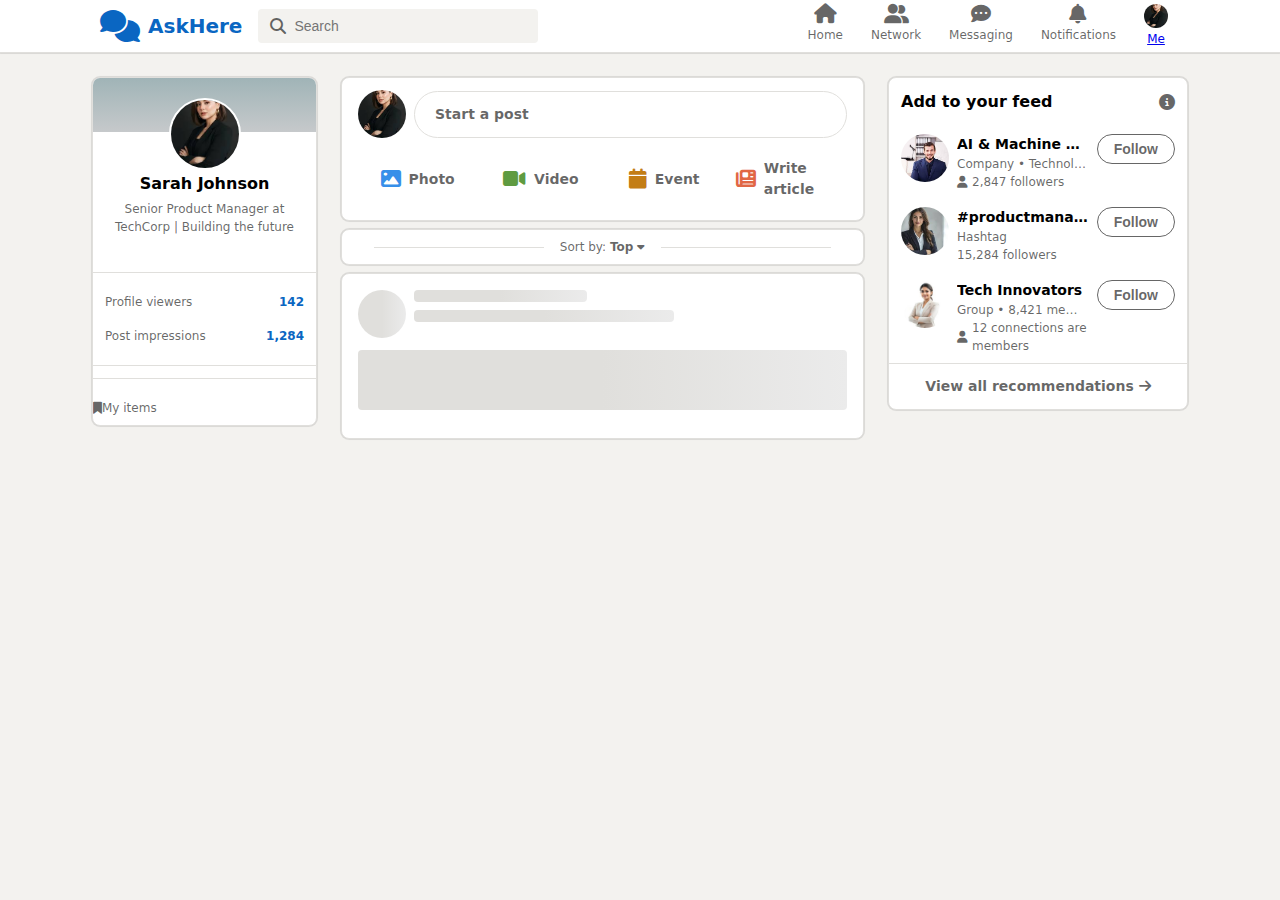
<file: feed.html>
<!DOCTYPE html>
<html lang="en">
<head>
    <meta charset="UTF-8">
    <meta name="viewport" content="width=device-width, initial-scale=1.0">
    <title>Feed | AskHere</title>
    <link rel="stylesheet" href="https://cdnjs.cloudflare.com/ajax/libs/font-awesome/6.4.0/css/all.min.css">
    <link rel="stylesheet" href="feed.css">
</head>
<body>
    <!-- Top Navigation -->
    <nav class="navbar">
        <div class="navbar-container">
            <a href="#" class="navbar-logo">
                <i class="fas fa-comments"></i>
                <span>AskHere</span>
            </a>
            <div class="navbar-search">
                <i class="fas fa-search"></i>
                <input type="text" placeholder="Search">
            </div>
            <div class="navbar-nav">
                <a class="nav-item" href="feed.html">
                    <i class="fas fa-home"></i>
                    <span>Home</span> </a>
                    <a class="nav-item" href="network.html">
                    <i class="fas fa-user-friends"></i>
                    <span>Network</span></a>
                    <a class="nav-item" href="message.html">
                    <i class="fas fa-comment-dots"></i>
                    <span>Messaging</span></a>
                    <a class="nav-item" href="notification.html">
                    <i class="fas fa-bell"></i>
                    <span>Notifications</span></a>
                <div class="nav-item">
                    <img src="women2.jfif" alt="Profile" class="nav-profile-img">
                    <a href="profile.html">
                    <span>Me</span></a>
                    
                </div>
            </div>
        </div>
    </nav>
    <!-- Main Container -->
    <div class="main-container">
        <!-- Left Sidebar -->
        <aside class="left-sidebar">
            <div class="card profile-card">
                <div class="profile-header">
                    <div class="profile-img-wrapper">
                        <img src="women2.jfif" alt="Profile" class="profile-img">
                    </div>
                </div>
                <div class="profile-info">
                    <div class="profile-name">Sarah Johnson</div>
                    <div class="profile-headline">Senior Product Manager at TechCorp | Building the future</div>
                </div>
                <div class="profile-divider"></div>
                <div class="profile-stats">
                    <div class="profile-stat">
                        <span class="profile-stat-label">Profile viewers</span>
                        <span class="profile-stat-value">142</span>
                    </div>
                    <div class="profile-stat">
                        <span class="profile-stat-label">Post impressions</span>
                        <span class="profile-stat-value">1,284</span>
                    </div>
                </div>
                <div class="profile-divider"></div>
                <div class="profile-divider"></div>
                <div class="profile-stat">
                    <i class="fas fa-bookmark"></i>
                    <span class="profile-stat-label">My items</span>
                </div>
            </div>
        </aside>

        <!-- Center Feed -->
        <main class="feed-column">
            <!-- Create Post -->
            <div class="card create-post-card">
                <div class="create-post-input">
                    <img src="women2.jfif" alt="Profile" class="create-post-img">
                    <div class="create-post-textarea">Start a post</div>
                </div>
                <div class="create-post-actions">
                    <div class="create-post-action photo">
                        <i class="fas fa-image"></i>
                        <span>Photo</span>
                    </div>
                    <div class="create-post-action video">
                        <i class="fas fa-video"></i>
                        <span>Video</span>
                    </div>
                    <div class="create-post-action event">
                        <i class="fas fa-calendar"></i>
                        <span>Event</span>
                    </div>
                    <div class="create-post-action article">
                        <i class="fas fa-newspaper"></i>
                        <span>Write article</span>
                    </div>
                </div>
            </div>

            <!-- Sort -->
            <div class="card sort-posts">
                <div class="sort-divider"></div>
                <div class="sort-text">Sort by: <strong>Top</strong> <i class="fas fa-caret-down"></i></div>
                <div class="sort-divider"></div>
            </div>

            <!-- Posts Feed -->
            <div id="postsContainer">
                <!-- Skeleton Loading -->
                <div class="card skeleton-post post-card">
                    <div class="skeleton-header">
                        <div class="skeleton skeleton-avatar"></div>
                        <div class="skeleton-info">
                            <div class="skeleton skeleton-line" style="width: 40%;"></div>
                            <div class="skeleton skeleton-line short"></div>
                        </div>
                    </div>
                    <div class="skeleton skeleton-content"></div>
                </div>
            </div>
        </main>

        <!-- Right Sidebar -->
        <aside class="right-sidebar">
            <!-- Add to Feed -->
            <div class="card suggestions-card">
                <div class="suggestions-header">
                    <div class="suggestions-title">Add to your feed</div>
                    <i class="fas fa-info-circle suggestions-info"></i>
                </div>

                <div class="suggestion-item">
                    <img src="men2.jfif" alt="Profile" class="suggestion-img">
                    <div class="suggestion-info">
                        <div class="suggestion-name">AI & Machine Learning</div>
                        <div class="suggestion-headline">Company • Technology</div>
                        <div class="suggestion-mutual">
                            <i class="fas fa-user"></i>
                            2,847 followers
                        </div>
                    </div>
                    <button class="follow-btn">Follow</button>
                </div>

                <div class="suggestion-item">
                    <img src="women1.jfif" alt="Profile" class="suggestion-img">
                    <div class="suggestion-info">
                        <div class="suggestion-name">#productmanagement</div>
                        <div class="suggestion-headline">Hashtag</div>
                        <div class="suggestion-mutual">
                            15,284 followers
                        </div>
                    </div>
                    <button class="follow-btn">Follow</button>
                </div>

                <div class="suggestion-item">
                    <img src="women3.jfif" alt="Profile" class="suggestion-img">
                    <div class="suggestion-info">
                        <div class="suggestion-name">Tech Innovators</div>
                        <div class="suggestion-headline">Group • 8,421 members</div>
                        <div class="suggestion-mutual">
                            <i class="fas fa-user"></i>
                            12 connections are members
                        </div>
                    </div>
                    <button class="follow-btn">Follow</button>
                </div>

                <div class="view-all">View all recommendations <i class="fas fa-arrow-right"></i></div>
            </div>
        </aside>
    </div>

    <!-- Mobile Bottom Navigation -->
    <div class="mobile-nav">
        <div class="mobile-nav-items">
            <div class="mobile-nav-item active">
                <i class="fas fa-home"></i>
                <span>Home</span>
            </div>
            <div class="mobile-nav-item">
                <i class="fas fa-user-friends"></i>
                <span>Network</span>
            </div>
            <div class="mobile-nav-item">
                <i class="fas fa-plus-square"></i>
                <span>Post</span>
            </div>
            <div class="mobile-nav-item">
                <i class="fas fa-bell"></i>
                <span>Notifications</span>
            </div>
            <div class="mobile-nav-item">
                <i class="fas fa-briefcase"></i>
                <span>Jobs</span>
            </div>
        </div>
    </div>
        <script src="feed.js"></script>
</body>
</html>
</file>
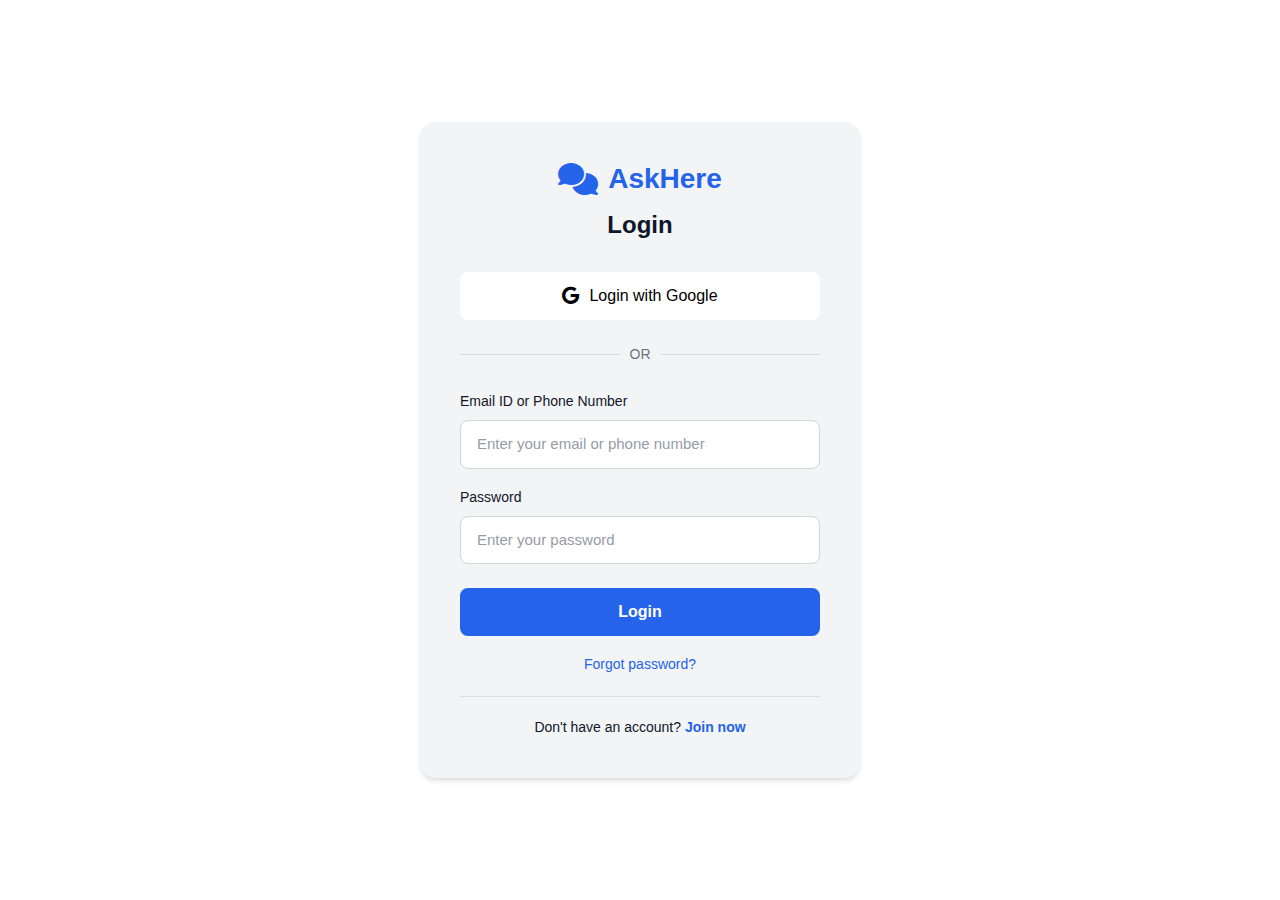
<file: login.html>
<!DOCTYPE html>
<html lang="en">
<head>
    <meta charset="UTF-8">
    <meta name="viewport" content="width=device-width, initial-scale=1.0">
    <title>AskHere - Login</title>
    
    <!-- Bootstrap 5 CSS -->
    <link href="https://cdn.jsdelivr.net/npm/bootstrap@5.3.0/dist/css/bootstrap.min.css" rel="stylesheet">
    
    <!-- Font Awesome -->
    <link rel="stylesheet" href="https://cdnjs.cloudflare.com/ajax/libs/font-awesome/6.4.0/css/all.min.css">
    <link rel="stylesheet" href="login.css">
</head>
<body>
    <div class="login-container">
        <div class="login-card">
            <div class="brand-header">
                <div class="brand-logo">
                    <i class="fas fa-comments"></i>
                    <h1 class="brand-name">AskHere</h1>
                </div>
                <h2 class="login-heading">Login</h2>
            </div>

            <button class="google-login-btn" id="googleLoginBtn">
                <i class="fab fa-google"></i>
                Login with Google
            </button>

            <div class="divider">
                <span>OR</span>
            </div>

            <form id="loginForm">
                <div class="mb-3">
                    <label for="emailPhone" class="form-label">Email ID or Phone Number</label>
                    <input 
                        type="text" 
                        class="form-control" 
                        id="emailPhone" 
                        placeholder="Enter your email or phone number"
                        required
                    >
                </div>

                <div class="mb-3">
                    <label for="password" class="form-label">Password</label>
                    <input 
                        type="password" 
                        class="form-control" 
                        id="password" 
                        placeholder="Enter your password"
                        required
                    >
                </div>
               <a class="#" href="feed.html"><button type="submit" class="login-btn">Login</button></a>
                <div class="forgot-password">
                    <a href="#" id="forgotPasswordLink">Forgot password?</a>
                </div>
                <div class="signup-section">
                    <p>Don't have an account? <a href="signup.html" id="joinNowLink">Join now</a></p>
                </div>
            </form>
        </div>
    </div>
      <script src="login.js"></script>
</body>
</html>
</file>
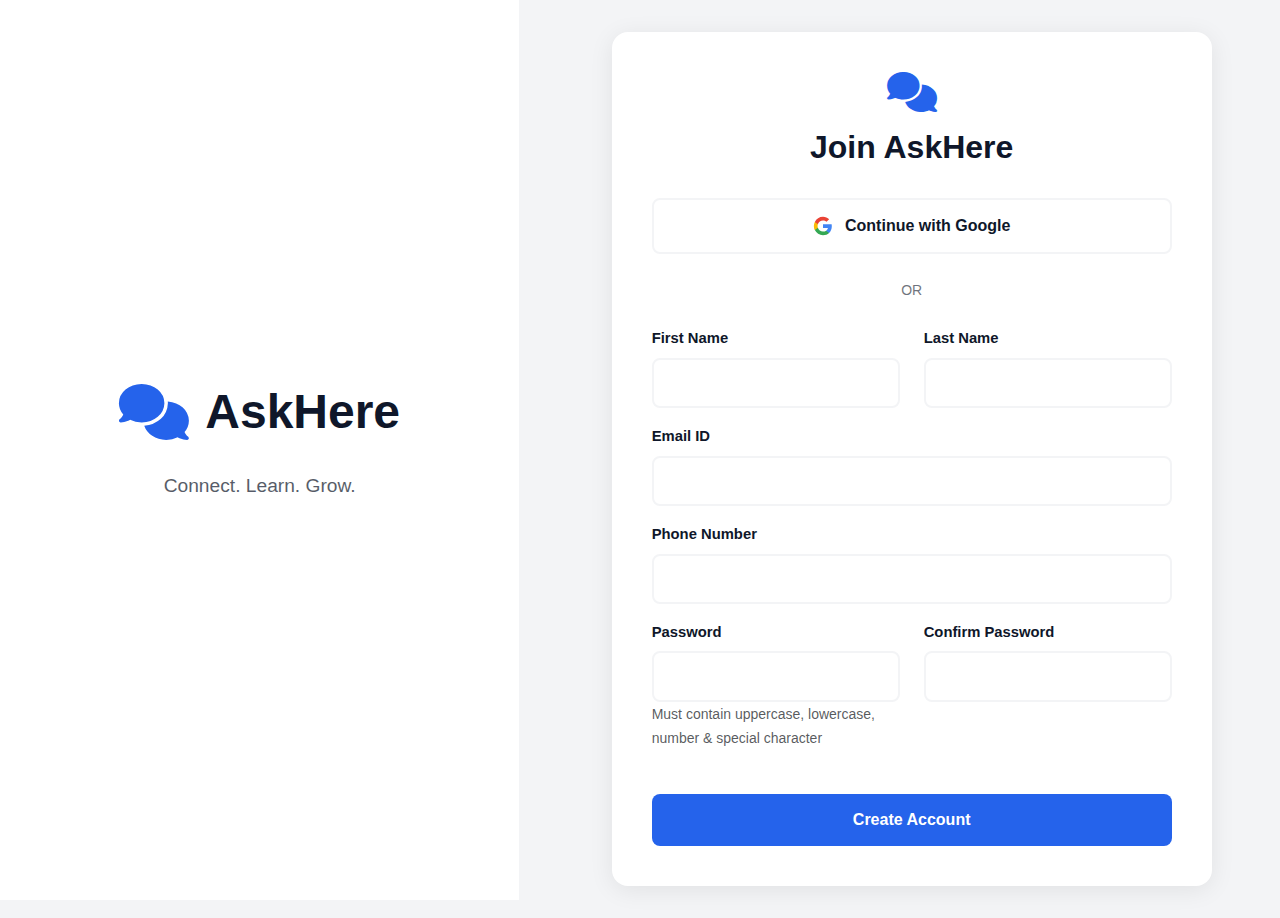
<file: signup.html>
<!DOCTYPE html>
<html lang="en">
<head>
    <meta charset="UTF-8">
    <meta name="viewport" content="width=device-width, initial-scale=1.0">
    <title>AskHere - Join Us</title>
    <link href="https://cdnjs.cloudflare.com/ajax/libs/bootstrap/5.3.2/css/bootstrap.min.css" rel="stylesheet">
    <link href="https://cdnjs.cloudflare.com/ajax/libs/font-awesome/6.4.2/css/all.min.css" rel="stylesheet">
    <link rel="stylesheet" href="signup.css">
</head>
<body>
    <div class="container-fluid">
        <div class="row">
            <!-- Left Branding Section -->
            <div class="col-lg-5 d-none d-lg-block">
                <div class="branding-section">
                    <div class="brand-content">
                        <div class="brand-logo">
                            <i class="fas fa-comments"></i>
                            <h1>AskHere</h1>
                        </div>
                        <p class="brand-tagline">Connect. Learn. Grow.</p>
                    </div>
                </div>
            </div>

            <!-- Right Form Section -->
            <div class="col-lg-7">
                <div class="form-section">
                    <div class="signup-card">
                        <!-- Card Header -->
                        <div class="card-header-custom">
                            <i class="fas fa-comments"></i>
                            <h2>Join AskHere</h2>
                        </div>

                        <!-- Google Signup -->
                        <button class="google-btn">
                            <svg class="google-icon" viewBox="0 0 24 24">
                                <path fill="#4285F4" d="M22.56 12.25c0-.78-.07-1.53-.2-2.25H12v4.26h5.92c-.26 1.37-1.04 2.53-2.21 3.31v2.77h3.57c2.08-1.92 3.28-4.74 3.28-8.09z"/>
                                <path fill="#34A853" d="M12 23c2.97 0 5.46-.98 7.28-2.66l-3.57-2.77c-.98.66-2.23 1.06-3.71 1.06-2.86 0-5.29-1.93-6.16-4.53H2.18v2.84C3.99 20.53 7.7 23 12 23z"/>
                                <path fill="#FBBC05" d="M5.84 14.09c-.22-.66-.35-1.36-.35-2.09s.13-1.43.35-2.09V7.07H2.18C1.43 8.55 1 10.22 1 12s.43 3.45 1.18 4.93l2.85-2.22.81-.62z"/>
                                <path fill="#EA4335" d="M12 5.38c1.62 0 3.06.56 4.21 1.64l3.15-3.15C17.45 2.09 14.97 1 12 1 7.7 1 3.99 3.47 2.18 7.07l3.66 2.84c.87-2.6 3.3-4.53 6.16-4.53z"/>
                            </svg>
                            Continue with Google
                        </button>

                        <div class="divider">
                            <span>OR</span>
                        </div>
                            <!-- Common Fields -->
                            <div class="row">
                                <div class="col-md-6 mb-3">
                                    <label class="form-label">First Name</label>
                                    <input type="text" class="form-control" required>
                                </div>
                                <div class="col-md-6 mb-3">
                                    <label class="form-label">Last Name</label>
                                    <input type="text" class="form-control" required>
                                </div>
                                <div class="col-12 mb-3">
                                    <label class="form-label">Email ID</label>
                                    <input type="email" class="form-control" required>
                                </div>
                                <div class="col-12 mb-3">
                                    <label class="form-label">Phone Number</label>
                                    <input type="tel" class="form-control" required>
                                </div>
                                <div class="col-md-6 mb-3">
    <label class="form-label">Password</label>
    <input 
        type="password" 
        class="form-control" 
        id="password"
        required
        minlength="8"
        pattern="(?=.*[a-z])(?=.*[A-Z])(?=.*\d)(?=.*[@$!%*?&]).{8,}"
        title="Password must be at least 8 characters long and include uppercase, lowercase, number, and special character"
        onkeyup="checkPasswordStrength()">

    <small id="passwordHelp" class="text-muted">
        Must contain uppercase, lowercase, number & special character
    </small>

    <div id="strengthMsg" class="mt-1"></div>
</div>

                                <div class="col-md-6 mb-3">
                                    <label class="form-label">Confirm Password</label>
                                    <input type="password" class="form-control" required>
                                </div>
                            </div>
                            <button type="submit" class="submit-btn">Create Account</button>
                        </form>
                    </div>
                </div>
            </div>
        </div>
    </div>

    <!-- Success Message -->
    <div class="overlay" id="overlay"></div>
    <div class="success-message" id="successMessage">
        <i class="fas fa-check-circle"></i>
        <h3>Profile Created Successfully!</h3>
        <a href="feed.html">
        <p>Welcome to AskHere</p></a>
    </div>
        <script src="signup.js"></script>
</body>
</html>
</file>
<file: feed.css>
* {
            margin: 0;
            padding: 0;
            box-sizing: border-box;
        }

        :root {
            --bg-primary: #f3f2ef;
            --bg-secondary: #ffffff;
            --text-primary: #000000;
            --text-secondary: rgba(0, 0, 0, 0.6);
            --text-tertiary: rgba(0, 0, 0, 0.4);
            --border-color: #e0dfdc;
            --hover-bg: rgba(0, 0, 0, 0.08);
            --brand-color: #0a66c2;
            --brand-hover: #004182;
            --shadow-sm: 0 0 0 1px rgba(0, 0, 0, 0.08), 0 0 2px rgba(0, 0, 0, 0.08);
            --shadow-md: 0 0 0 1px rgba(0, 0, 0, 0.08), 0 2px 4px rgba(0, 0, 0, 0.08);
        }

        body.dark-mode {
            --bg-primary: #000000;
            --bg-secondary: #1b1f23;
            --text-primary: rgba(255, 255, 255, 0.9);
            --text-secondary: rgba(255, 255, 255, 0.6);
            --text-tertiary: rgba(255, 255, 255, 0.4);
            --border-color: #38434f;
            --hover-bg: rgba(255, 255, 255, 0.08);
            --shadow-sm: 0 0 0 1px rgba(255, 255, 255, 0.1);
            --shadow-md: 0 0 0 1px rgba(255, 255, 255, 0.1), 0 2px 4px rgba(0, 0, 0, 0.5);
        }

        body {
            font-family: -apple-system, system-ui, BlinkMacSystemFont, "Segoe UI", Roboto, "Helvetica Neue", "Fira Sans", Ubuntu, Oxygen, "Oxygen Sans", Cantarell, "Droid Sans", "Apple Color Emoji", "Segoe UI Emoji", "Segoe UI Emoji", "Segoe UI Symbol", "Lucida Grande", Helvetica, Arial, sans-serif;
            background-color: var(--bg-primary);
            color: var(--text-primary);
            line-height: 1.5;
        }

        /* Top Navigation */
        .navbar {
            background-color: var(--bg-secondary);
            border-bottom: 1px solid var(--border-color);
            position: sticky;
            top: 0;
            z-index: 1000;
            box-shadow: var(--shadow-sm);
        }

        .navbar-container {
            max-width: 1128px;
            margin: 0 auto;
            padding: 0 16px;
            display: flex;
            align-items: center;
            height: 52px;
            gap: 8px;
        }

        .navbar-logo {
            display: flex;
            align-items: center;
            gap: 8px;
            text-decoration: none;
            color: var(--brand-color);
            font-weight: 600;
            font-size: 20px;
            margin-right: 8px;
        }

        .navbar-logo i {
            font-size: 32px;
        }

        .navbar-search {
            flex: 1;
            max-width: 280px;
            position: relative;
        }

        .navbar-search input {
            width: 100%;
            height: 34px;
            background-color: var(--bg-primary);
            border: none;
            border-radius: 4px;
            padding: 0 8px 0 36px;
            font-size: 14px;
            color: var(--text-primary);
        }

        .navbar-search i {
            position: absolute;
            left: 12px;
            top: 50%;
            transform: translateY(-50%);
            color: var(--text-secondary);
        }

        .navbar-nav {
            display: flex;
            gap: 4px;
            margin-left: auto;
        }

        .nav-item {
            display: flex;
            flex-direction: column;
            align-items: center;
            padding: 8px 12px;
            text-decoration: none;
            color: var(--text-secondary);
            font-size: 12px;
            border-radius: 4px;
            cursor: pointer;
            position: relative;
            transition: all 0.2s;
        }

        .nav-item:hover {
            background-color: var(--hover-bg);
            color: var(--text-primary);
        }

        .nav-item i {
            font-size: 20px;
            margin-bottom: 2px;
        }

        .nav-item.active {
            color: var(--text-primary);
        }

        .nav-item.active::after {
            content: '';
            position: absolute;
            bottom: 0;
            left: 0;
            right: 0;
            height: 2px;
            background-color: var(--text-primary);
        }

        .nav-profile-img {
            width: 24px;
            height: 24px;
            border-radius: 50%;
            object-fit: cover;
            margin-bottom: 2px;
        }

        /* Theme Toggle */
        .theme-toggle {
            padding: 8px 12px;
            cursor: pointer;
            color: var(--text-secondary);
        }

        .theme-toggle:hover {
            background-color: var(--hover-bg);
            border-radius: 4px;
        }

        /* Main Layout */
        .main-container {
            max-width: 1128px;
            margin: 24px auto;
            padding: 0 16px;
            display: grid;
            grid-template-columns: 225px 1fr 300px;
            gap: 24px;
        }

        /* Cards */
        .card {
            background-color: var(--bg-secondary);
            border: 1px solid var(--border-color);
            border-radius: 8px;
            box-shadow: var(--shadow-sm);
            overflow: hidden;
        }

        /* Left Sidebar */
        .profile-card {
            position: sticky;
            top: 76px;
        }

        .profile-header {
            height: 54px;
            background: linear-gradient(to bottom, #a0b4b7, #c6c9cb);
            position: relative;
        }

        .profile-img-wrapper {
            position: absolute;
            top: 20px;
            left: 50%;
            transform: translateX(-50%);
        }

        .profile-img {
            width: 72px;
            height: 72px;
            border-radius: 50%;
            border: 2px solid var(--bg-secondary);
            object-fit: cover;
        }

        .profile-info {
            padding: 40px 12px 12px;
            text-align: center;
        }

        .profile-name {
            font-size: 16px;
            font-weight: 600;
            margin-bottom: 4px;
        }

        .profile-headline {
            font-size: 12px;
            color: var(--text-secondary);
            margin-bottom: 12px;
        }

        .profile-divider {
            height: 1px;
            background-color: var(--border-color);
            margin: 12px 0;
        }

        .profile-stats {
            padding: 0 12px;
        }

        .profile-stat {
            display: flex;
            justify-content: space-between;
            align-items: center;
            padding: 8px 0;
            font-size: 12px;
            color: var(--text-secondary);
            cursor: pointer;
        }

        .profile-stat:hover {
            background-color: var(--hover-bg);
        }

        .profile-stat-label {
            flex: 1;
        }

        .profile-stat-value {
            color: var(--brand-color);
            font-weight: 600;
        }

        .profile-premium {
            padding: 12px;
            border-top: 1px solid var(--border-color);
            cursor: pointer;
        }

        .profile-premium:hover {
            background-color: var(--hover-bg);
        }

        .profile-premium-text {
            font-size: 12px;
            color: var(--text-secondary);
            margin-bottom: 4px;
        }

        .profile-premium-cta {
            font-size: 12px;
            font-weight: 600;
            color: var(--text-primary);
            display: flex;
            align-items: center;
            gap: 4px;
        }
        

        .sidebar-links {
            margin-top: 8px;
        }

        .sidebar-link {
            padding: 12px 12px;
            display: flex;
            align-items: center;
            gap: 8px;
            font-size: 14px;
            color: var(--text-primary);
            cursor: pointer;
            transition: background-color 0.2s;
        }

        .sidebar-link:hover {
            background-color: var(--hover-bg);
        }

        .sidebar-link i {
            font-size: 16px;
            color: var(--text-secondary);
        }

        /* Center Feed */
        .feed-column {
            min-width: 0;
        }

        .create-post-card {
            padding: 12px 16px 8px;
            margin-bottom: 8px;
        }

        .create-post-input {
            display: flex;
            align-items: center;
            gap: 8px;
            margin-bottom: 8px;
        }

        .create-post-img {
            width: 48px;
            height: 48px;
            border-radius: 50%;
            object-fit: cover;
        }

        .create-post-textarea {
            flex: 1;
            border: 1px solid var(--border-color);
            border-radius: 35px;
            padding: 12px 20px;
            font-size: 14px;
            font-weight: 600;
            color: var(--text-secondary);
            cursor: pointer;
            background-color: transparent;
            transition: background-color 0.2s;
        }

        .create-post-textarea:hover {
            background-color: var(--hover-bg);
        }

        .create-post-actions {
            display: flex;
            gap: 4px;
            justify-content: space-around;
        }

        .create-post-action {
            flex: 1;
            display: flex;
            align-items: center;
            justify-content: center;
            gap: 8px;
            padding: 12px 8px;
            border-radius: 4px;
            cursor: pointer;
            font-size: 14px;
            font-weight: 600;
            color: var(--text-secondary);
            transition: background-color 0.2s;
        }

        .create-post-action:hover {
            background-color: var(--hover-bg);
        }

        .create-post-action i {
            font-size: 20px;
        }

        .create-post-action.photo i { color: #378fe9; }
        .create-post-action.video i { color: #5f9b41; }
        .create-post-action.event i { color: #c37d16; }
        .create-post-action.article i { color: #e16745; }

        /* Sort Posts */
        .sort-posts {
            padding: 8px 16px;
            margin-bottom: 8px;
            display: flex;
            align-items: center;
            justify-content: space-between;
        }

        .sort-divider {
            flex: 1;
            height: 1px;
            background-color: var(--border-color);
            margin: 0 16px;
        }

        .sort-text {
            font-size: 12px;
            color: var(--text-secondary);
            white-space: nowrap;
        }

        /* Post Card */
        .post-card {
            margin-bottom: 8px;
            position: relative;
        }

        .post-header {
            padding: 12px 16px 0;
            display: flex;
            gap: 8px;
        }

        .post-author-img {
            width: 48px;
            height: 48px;
            border-radius: 50%;
            object-fit: cover;
            cursor: pointer;
        }

        .post-author-info {
            flex: 1;
            min-width: 0;
        }

        .post-author-name {
            font-size: 14px;
            font-weight: 600;
            cursor: pointer;
            display: inline;
        }

        .post-author-name:hover {
            text-decoration: underline;
            color: var(--brand-color);
        }

        .post-author-headline {
            font-size: 12px;
            color: var(--text-secondary);
            overflow: hidden;
            text-overflow: ellipsis;
            white-space: nowrap;
        }

        .post-timestamp {
            font-size: 12px;
            color: var(--text-secondary);
            display: flex;
            align-items: center;
            gap: 4px;
        }

        .post-menu {
            padding: 8px;
            cursor: pointer;
            border-radius: 50%;
            color: var(--text-secondary);
            transition: background-color 0.2s;
        }

        .post-menu:hover {
            background-color: var(--hover-bg);
        }

        .post-content {
            padding: 8px 16px 0;
            font-size: 14px;
            line-height: 1.5;
            white-space: pre-line;
        }

        .post-content.collapsed {
            display: -webkit-box;
            -webkit-box-orient: vertical;
            overflow: hidden;
        }

        .post-see-more {
            color: var(--text-secondary);
            cursor: pointer;
            font-size: 14px;
            padding: 4px 16px 8px;
            font-weight: 600;
        }

        .post-see-more:hover {
            text-decoration: underline;
            color: var(--brand-color);
        }

        .post-image {
            margin-top: 8px;
            width: 100%;
            display: block;
            cursor: pointer;
        }

        .post-reactions {
            padding: 8px 16px;
            display: flex;
            justify-content: space-between;
            align-items: center;
            font-size: 12px;
            color: var(--text-secondary);
        }

        .post-reaction-icons {
            display: flex;
            align-items: center;
            gap: 4px;
            cursor: pointer;
        }

        .post-reaction-icons:hover {
            text-decoration: underline;
            color: var(--brand-color);
        }

        .reaction-icon {
            width: 16px;
            height: 16px;
            display: flex;
            align-items: center;
            justify-content: center;
            border-radius: 50%;
            font-size: 10px;
            background-color: #378fe9;
            color: white;
            border: 1px solid var(--bg-secondary);
            margin-left: -4px;
        }

        .reaction-icon:first-child {
            margin-left: 0;
        }

        .reaction-icon.like { background-color: #378fe9; }
        .reaction-icon.love { background-color: #df704d; }
        .reaction-icon.support { background-color: #6dae4f; }

        .post-comments-count {
            cursor: pointer;
        }

        .post-comments-count:hover {
            text-decoration: underline;
            color: var(--brand-color);
        }

        .post-divider {
            height: 1px;
            background-color: var(--border-color);
            margin: 0 16px;
        }

        .post-actions {
            padding: 4px 8px;
            display: flex;
            justify-content: space-around;
        }

        .post-action {
            flex: 1;
            display: flex;
            align-items: center;
            justify-content: center;
            gap: 6px;
            padding: 12px 8px;
            border-radius: 4px;
            cursor: pointer;
            font-size: 14px;
            font-weight: 600;
            color: var(--text-secondary);
            transition: background-color 0.2s;
        }

        .post-action:hover {
            background-color: var(--hover-bg);
        }

        .post-action i {
            font-size: 20px;
        }

        .post-action.liked {
            color: #378fe9;
        }

        /* Right Sidebar */
        .right-sidebar {
            position: sticky;
            top: 76px;
            height: fit-content;
        }

        .suggestions-card {
            padding: 12px;
        }

        .suggestions-header {
            display: flex;
            justify-content: space-between;
            align-items: center;
            margin-bottom: 12px;
        }

        .suggestions-title {
            font-size: 16px;
            font-weight: 600;
        }

        .suggestions-info {
            color: var(--text-secondary);
            cursor: pointer;
        }

        .suggestions-info:hover {
            color: var(--text-primary);
        }

        .suggestion-item {
            display: flex;
            gap: 8px;
            padding: 8px;
            margin: 0 -8px;
            border-radius: 4px;
            cursor: pointer;
        }

        .suggestion-item:hover {
            background-color: var(--hover-bg);
        }

        .suggestion-img {
            width: 48px;
            height: 48px;
            border-radius: 50%;
            object-fit: cover;
        }

        .suggestion-info {
            flex: 1;
            min-width: 0;
        }

        .suggestion-name {
            font-size: 14px;
            font-weight: 600;
            overflow: hidden;
            text-overflow: ellipsis;
            white-space: nowrap;
        }

        .suggestion-headline {
            font-size: 12px;
            color: var(--text-secondary);
            overflow: hidden;
            text-overflow: ellipsis;
            white-space: nowrap;
        }

        .suggestion-mutual {
            font-size: 12px;
            color: var(--text-secondary);
            display: flex;
            align-items: center;
            gap: 4px;
        }

        .follow-btn {
            border: 1px solid var(--text-secondary);
            border-radius: 16px;
            padding: 6px 16px;
            font-size: 14px;
            font-weight: 600;
            cursor: pointer;
            transition: all 0.2s;
            color: var(--text-secondary);
            background-color: transparent;
            align-self: flex-start;
        }

        .follow-btn:hover {
            background-color: var(--hover-bg);
            border-color: var(--text-primary);
            color: var(--text-primary);
        }

        .view-all {
            padding: 12px 8px;
            text-align: center;
            color: var(--text-secondary);
            font-size: 14px;
            font-weight: 600;
            cursor: pointer;
            margin: 0 -12px -12px;
            border-top: 1px solid var(--border-color);
        }

        .view-all:hover {
            background-color: var(--hover-bg);
        }

        /* Footer */
        .footer-links {
            padding: 20px 12px;
            margin-top: 8px;
            text-align: center;
        }

        .footer-link {
            display: inline-block;
            font-size: 12px;
            color: var(--text-secondary);
            margin: 4px 8px;
            cursor: pointer;
        }

        .footer-link:hover {
            color: var(--brand-color);
            text-decoration: underline;
        }

        .footer-copyright {
            text-align: center;
            font-size: 12px;
            color: var(--text-secondary);
            margin-top: 8px;
        }

        /* Skeleton Loading */
        .skeleton {
            animation: skeleton-loading 1s linear infinite alternate;
            background: linear-gradient(90deg, var(--border-color) 25%, var(--hover-bg) 50%, var(--border-color) 75%);
            background-size: 200% 100%;
        }

        @keyframes skeleton-loading {
            0% { background-position: 200% 0; }
            100% { background-position: -200% 0; }
        }

        .skeleton-post {
            padding: 16px;
        }

        .skeleton-header {
            display: flex;
            gap: 8px;
            margin-bottom: 12px;
        }

        .skeleton-avatar {
            width: 48px;
            height: 48px;
            border-radius: 50%;
        }

        .skeleton-info {
            flex: 1;
        }

        .skeleton-line {
            height: 12px;
            border-radius: 4px;
            margin-bottom: 8px;
        }

        .skeleton-line.short {
            width: 60%;
        }

        .skeleton-content {
            height: 60px;
            border-radius: 4px;
            margin-bottom: 12px;
        }

        /* Mobile Bottom Nav */
        .mobile-nav {
            display: none;
            position: fixed;
            bottom: 0;
            left: 0;
            right: 0;
            background-color: var(--bg-secondary);
            border-top: 1px solid var(--border-color);
            padding: 8px 0;
            z-index: 1000;
        }

        .mobile-nav-items {
            display: flex;
            justify-content: space-around;
        }

        .mobile-nav-item {
            display: flex;
            flex-direction: column;
            align-items: center;
            gap: 4px;
            color: var(--text-secondary);
            font-size: 11px;
            cursor: pointer;
        }

        .mobile-nav-item i {
            font-size: 24px;
        }

        .mobile-nav-item.active {
            color: var(--text-primary);
        }

        /* Responsive */
        @media (max-width: 1024px) {
            .main-container {
                grid-template-columns: 1fr;
                max-width: 540px;
            }

            .left-sidebar,
            .right-sidebar {
                display: none;
            }

            .navbar-nav .nav-item:not(.active) {
                display: none;
            }

            .mobile-nav {
                display: block;
            }

            body {
                padding-bottom: 64px;
            }
        }

        @media (min-width: 768px) and (max-width: 1024px) {
            .main-container {
                grid-template-columns: 1fr;
                max-width: 688px;
            }
        }

        @media (min-width: 1025px) {
            .navbar-container {
                padding: 0 24px;
            }
        }

        /* Menu Dropdown */
        .dropdown-menu {
            position: absolute;
            top: 100%;
            right: 0;
            background-color: var(--bg-secondary);
            border: 1px solid var(--border-color);
            border-radius: 8px;
            box-shadow: var(--shadow-md);
            min-width: 200px;
            display: none;
            z-index: 1001;
            margin-top: 4px;
        }

        .dropdown-menu.show {
            display: block;
        }

        .dropdown-item {
            padding: 12px 16px;
            font-size: 14px;
            cursor: pointer;
            display: flex;
            align-items: center;
            gap: 8px;
        }

        .dropdown-item:hover {
            background-color: var(--hover-bg);
        }

        .dropdown-item i {
            color: var(--text-secondary);
        }
</file>
<file: login.css>
* {
            margin: 0;
            padding: 0;
            box-sizing: border-box;
        }

        body {
            font-family: -apple-system, BlinkMacSystemFont, 'Segoe UI', Roboto, 'Helvetica Neue', Arial, sans-serif;
            background-color: #FFFFFF;
            color: #0F172A;
            min-height: 100vh;
            display: flex;
            align-items: center;
            justify-content: center;
            padding: 20px;
        }

        .login-container {
            width: 100%;
            max-width: 440px;
            animation: slideUp 0.6s ease-out;
        }

        @keyframes slideUp {
            from {
                opacity: 0;
                transform: translateY(30px);
            }
            to {
                opacity: 1;
                transform: translateY(0);
            }
        }

        .login-card {
            background-color: #F3F4F6;
            border-radius: 16px;
            padding: 40px;
            box-shadow: 0 4px 6px -1px rgba(0, 0, 0, 0.1), 0 2px 4px -1px rgba(0, 0, 0, 0.06);
        }

        .brand-header {
            text-align: center;
            margin-bottom: 32px;
        }

        .brand-logo {
            display: flex;
            align-items: center;
            justify-content: center;
            gap: 10px;
            margin-bottom: 16px;
        }

        .brand-logo i {
            font-size: 32px;
            color: #2563EB;
        }

        .brand-name {
            font-size: 28px;
            font-weight: 700;
            color: #2563EB;
            margin: 0;
        }

        .login-heading {
            font-size: 24px;
            font-weight: 600;
            color: #0F172A;
            margin: 0 0 8px 0;
        }

        .login-via-text {
            font-size: 14px;
            color: #0F172A;
            opacity: 0.7;
            margin-bottom: 16px;
        }

        .google-login-btn {
            width: 100%;
            background-color: #ffffff;
            color: #000000;
            border: none;
            border-radius: 8px;
            padding: 12px 20px;
            font-size: 16px;
            font-weight: 500;
            display: flex;
            align-items: center;
            justify-content: center;
            gap: 10px;
            cursor: pointer;
            transition: all 0.3s ease;
            margin-bottom: 24px;
        }

        .google-login-btn:hover {
            transform: translateY(-2px);
            box-shadow: 0 4px 12px rgba(219, 220, 222, 0.858);
        }

        .google-login-btn i {
            font-size: 18px;
        }

        .divider {
            display: flex;
            align-items: center;
            text-align: center;
            margin: 24px 0;
            color: #0F172A;
            opacity: 0.6;
        }

        .divider::before,
        .divider::after {
            content: '';
            flex: 1;
            border-bottom: 1px solid #0F172A;
            opacity: 0.2;
        }

        .divider span {
            padding: 0 10px;
            font-size: 14px;
        }

        .form-control {
            border-radius: 8px;
            padding: 12px 16px;
            font-size: 15px;
            border: 1px solid #d1d5db;
            background-color: #FFFFFF;
            color: #0F172A;
            transition: all 0.3s ease;
        }

        .form-control:focus {
            border-color: #2563EB;
            box-shadow: 0 0 0 3px rgba(37, 99, 235, 0.1);
            outline: none;
            transform: scale(1.01);
        }

        .form-control::placeholder {
            color: #6b7280;
            opacity: 0.7;
        }

        .form-label {
            font-weight: 500;
            color: #0F172A;
            margin-bottom: 8px;
            font-size: 14px;
        }

        .mb-3 {
            margin-bottom: 20px;
        }

        .login-btn {
            width: 100%;
            background-color: #2563EB;
            color: #FFFFFF;
            border: none;
            border-radius: 8px;
            padding: 12px 20px;
            font-size: 16px;
            font-weight: 600;
            cursor: pointer;
            transition: all 0.3s ease;
            margin-top: 8px;
        }

        .login-btn:hover {
            background-color: #1E40AF;
            transform: translateY(-2px);
            box-shadow: 0 4px 12px rgba(37, 99, 235, 0.3);
        }

        .forgot-password {
            text-align: center;
            margin-top: 16px;
        }

        .forgot-password a {
            color: #2563EB;
            text-decoration: none;
            font-size: 14px;
            transition: color 0.3s ease;
        }

        .forgot-password a:hover {
            color: #1E40AF;
        }

        .signup-section {
            text-align: center;
            margin-top: 20px;
            padding-top: 20px;
            border-top: 1px solid rgba(15, 23, 42, 0.1);
        }

        .signup-section p {
            color: #0F172A;
            font-size: 14px;
            margin: 0;
        }

        .signup-section a {
            color: #2563EB;
            text-decoration: none;
            font-weight: 600;
            transition: color 0.3s ease;
        }

        .signup-section a:hover {
            color: #1E40AF;
        }

        @media (max-width: 576px) {
            .login-card {
                padding: 30px 24px;
            }

            .brand-name {
                font-size: 24px;
            }

            .login-heading {
                font-size: 20px;
            }

            .brand-logo i {
                font-size: 28px;
            }
        }
</file>
<file: signup.css>
* {
            margin: 0;
            padding: 0;
            box-sizing: border-box;
        }

        html {
            scroll-behavior: smooth;
        }

        body {
            font-family: -apple-system, BlinkMacSystemFont, 'Segoe UI', Roboto, 'Helvetica Neue', Arial, sans-serif;
            background-color: #F3F4F6;
            color: #0F172A;
            min-height: 100vh;
        }

        .container-fluid {
            min-height: 100vh;
            padding: 0;
        }

        /* Left Branding Section */
        .branding-section {
            background-color: #FFFFFF;
            min-height: 100vh;
            display: flex;
            align-items: center;
            justify-content: center;
            animation: fadeInLeft 0.8s ease-out;
        }

        .brand-content {
            text-align: center;
            padding: 2rem;
        }

        .brand-logo {
            display: flex;
            align-items: center;
            justify-content: center;
            gap: 1rem;
            margin-bottom: 2rem;
        }

        .brand-logo i {
            font-size: 3.5rem;
            color: #2563EB;
        }

        .brand-logo h1 {
            font-size: 3rem;
            font-weight: 700;
            color: #0F172A;
            margin: 0;
        }

        .brand-tagline {
            font-size: 1.2rem;
            color: #0F172A;
            opacity: 0.7;
            margin-top: 1rem;
        }

        /* Form Section */
        .form-section {
            background-color: #F3F4F6;
            min-height: 100vh;
            display: flex;
            align-items: center;
            justify-content: center;
            padding: 2rem 1rem;
            animation: fadeInRight 0.8s ease-out;
        }

        .signup-card {
            background-color: #FFFFFF;
            border-radius: 16px;
            box-shadow: 0 4px 24px rgba(0, 0, 0, 0.08);
            padding: 2.5rem;
            max-width: 600px;
            width: 100%;
            animation: slideUp 0.8s ease-out;
            transition: transform 0.3s ease, box-shadow 0.3s ease;
        }

        .signup-card:hover {
            transform: translateY(-4px);
            box-shadow: 0 8px 32px rgba(0, 0, 0, 0.12);
        }

        .card-header-custom {
            text-align: center;
            margin-bottom: 2rem;
        }

        .card-header-custom i {
            font-size: 2.5rem;
            color: #2563EB;
            margin-bottom: 1rem;
        }

        .card-header-custom h2 {
            font-size: 2rem;
            font-weight: 700;
            color: #0F172A;
            margin: 0;
        }

        /* Google Button */
        .google-btn {
            width: 100%;
            padding: 0.875rem;
            border: 2px solid #F3F4F6;
            background-color: #FFFFFF;
            color: #0F172A;
            border-radius: 8px;
            font-size: 1rem;
            font-weight: 600;
            display: flex;
            align-items: center;
            justify-content: center;
            gap: 0.75rem;
            cursor: pointer;
            transition: all 0.3s ease;
            margin-bottom: 1.5rem;
        }

        .google-btn:hover {
            transform: scale(1.02);
            background-color: #F3F4F6;
            border-color: #2563EB;
        }

        .google-icon {
            width: 20px;
            height: 20px;
        }

        .divider {
            text-align: center;
            margin: 1.5rem 0;
            position: relative;
        }

        .divider span {
            background-color: #FFFFFF;
            padding: 0 1rem;
            color: #0F172A;
            opacity: 0.6;
            font-size: 0.875rem;
        }

        .divider::before {
            content: '';
            position: absolute;
            top: 50%;
            left: 0;
            right: 0;
            height: 1px;
            background-color: #F3F4F6;
            z-index: -1;
        }

        /* Form Inputs */
        .form-label {
            font-weight: 600;
            color: #0F172A;
            margin-bottom: 0.5rem;
            font-size: 0.925rem;
        }

        .form-control, .form-select {
            padding: 0.75rem;
            border: 2px solid #F3F4F6;
            border-radius: 8px;
            font-size: 0.95rem;
            transition: all 0.3s ease;
            background-color: #FFFFFF;
        }

        .form-control:focus, .form-select:focus {
            border-color: #2563EB;
            box-shadow: 0 0 0 4px rgba(37, 99, 235, 0.1);
            outline: none;
        }

        /* Role Selection */
        .role-selection {
            margin: 1.5rem 0;
        }

        .role-option {
            border: 2px solid #F3F4F6;
            border-radius: 8px;
            padding: 1rem;
            margin-bottom: 0.75rem;
            cursor: pointer;
            transition: all 0.3s ease;
            background-color: #FFFFFF;
        }

        .role-option:hover {
            border-color: #2563EB;
            background-color: #F3F4F6;
            transform: translateX(4px);
        }

        .role-option.active {
            border-color: #2563EB;
            background-color: rgba(37, 99, 235, 0.05);
        }

        .role-option input[type="radio"] {
            margin-right: 0.75rem;
            width: 18px;
            height: 18px;
            accent-color: #2563EB;
        }

        .role-option label {
            cursor: pointer;
            font-weight: 600;
            margin: 0;
            width: 100%;
        }

        /* Conditional Fields */
        .conditional-fields {
            max-height: 0;
            overflow: hidden;
            transition: max-height 0.5s ease-out, opacity 0.5s ease-out;
            opacity: 0;
        }

        .conditional-fields.show {
            max-height: 2000px;
            opacity: 1;
            animation: slideDown 0.5s ease-out;
        }

        /* Submit Button */
        .submit-btn {
            width: 100%;
            padding: 0.875rem;
            background-color: #2563EB;
            color: #FFFFFF;
            border: none;
            border-radius: 8px;
            font-size: 1rem;
            font-weight: 600;
            cursor: pointer;
            transition: all 0.3s ease;
            margin-top: 1.5rem;
        }

        .submit-btn:hover {
            background-color: #1E40AF;
            transform: scale(1.02);
        }

        .submit-btn:active {
            transform: scale(0.98);
        }

        /* Success Message */
        .success-message {
            position: fixed;
            top: 50%;
            left: 50%;
            transform: translate(-50%, -50%) scale(0);
            background-color: #FFFFFF;
            padding: 2rem 3rem;
            border-radius: 16px;
            box-shadow: 0 8px 32px rgba(0, 0, 0, 0.2);
            text-align: center;
            z-index: 1000;
            transition: transform 0.3s ease;
        }

        .success-message.show {
            transform: translate(-50%, -50%) scale(1);
            animation: successPop 0.5s ease-out;
        }

        .success-message i {
            font-size: 4rem;
            color: #2563EB;
            margin-bottom: 1rem;
        }

        .success-message h3 {
            color: #0F172A;
            margin-bottom: 0.5rem;
        }

        .overlay {
            position: fixed;
            top: 0;
            left: 0;
            width: 100%;
            height: 100%;
            background-color: rgba(0, 0, 0, 0.5);
            z-index: 999;
            display: none;
        }

        .overlay.show {
            display: block;
            animation: fadeIn 0.3s ease;
        }

        /* Animations */
        @keyframes fadeInLeft {
            from {
                opacity: 0;
                transform: translateX(-30px);
            }
            to {
                opacity: 1;
                transform: translateX(0);
            }
        }

        @keyframes fadeInRight {
            from {
                opacity: 0;
                transform: translateX(30px);
            }
            to {
                opacity: 1;
                transform: translateX(0);
            }
        }

        @keyframes slideUp {
            from {
                opacity: 0;
                transform: translateY(30px);
            }
            to {
                opacity: 1;
                transform: translateY(0);
            }
        }

        @keyframes slideDown {
            from {
                opacity: 0;
                transform: translateY(-20px);
            }
            to {
                opacity: 1;
                transform: translateY(0);
            }
        }

        @keyframes successPop {
            0% {
                transform: translate(-50%, -50%) scale(0);
            }
            50% {
                transform: translate(-50%, -50%) scale(1.1);
            }
            100% {
                transform: translate(-50%, -50%) scale(1);
            }
        }

        @keyframes fadeIn {
            from {
                opacity: 0;
            }
            to {
                opacity: 1;
            }
        }

        /* Responsive */
        @media (max-width: 768px) {
            .branding-section {
                min-height: auto;
                padding: 2rem 0;
            }

            .brand-logo h1 {
                font-size: 2rem;
            }

            .brand-logo i {
                font-size: 2.5rem;
            }

            .signup-card {
                padding: 1.5rem;
            }

            .card-header-custom h2 {
                font-size: 1.5rem;
            }
        }
</file>
